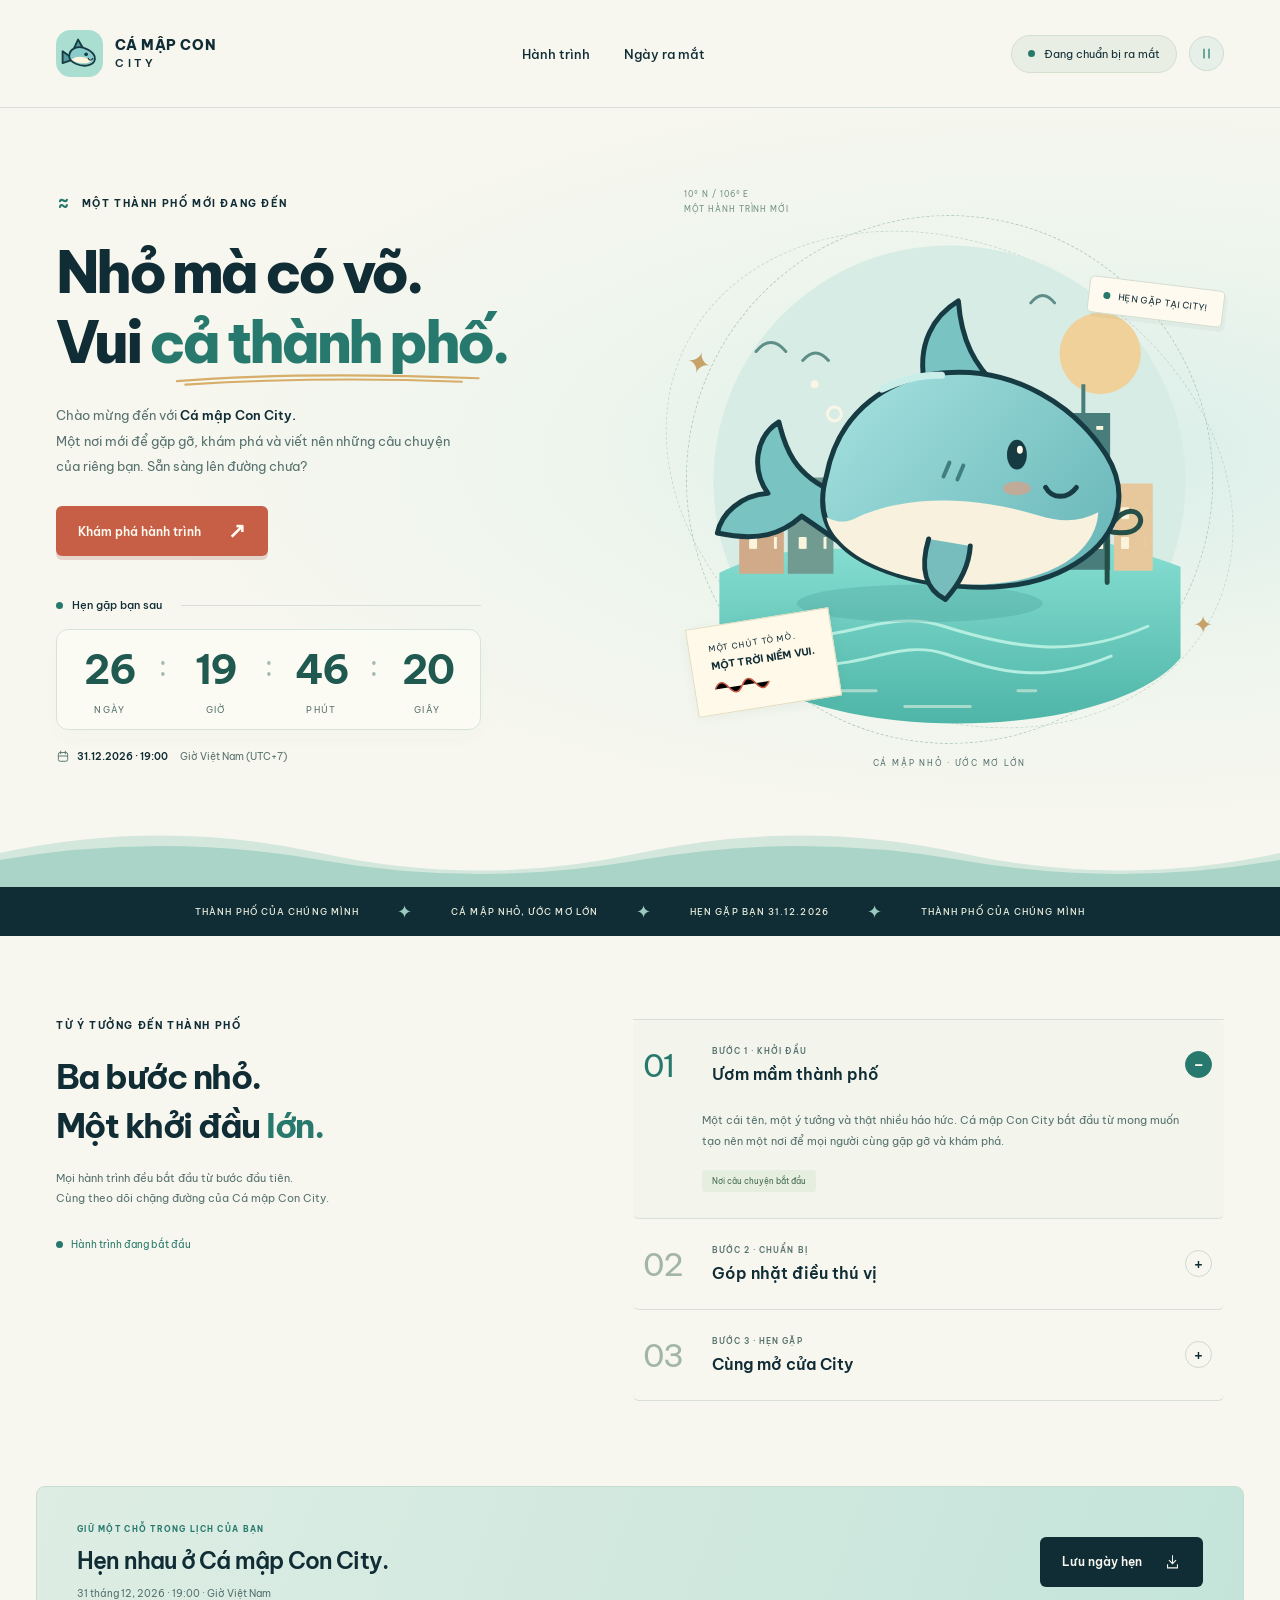
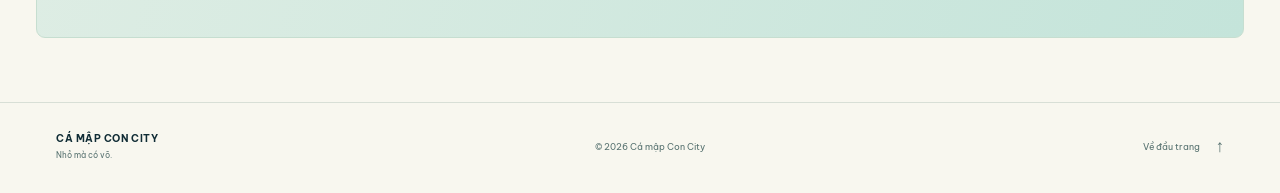
<file: index.html>
<!doctype html>
<html lang="vi">
  <head>
    <meta charset="UTF-8">
    <meta name="viewport" content="width=device-width, initial-scale=1">
    <meta name="theme-color" content="#102c35">
    <meta name="description" content="Cá mập Con City — một thành phố mới, một hành trình mới. Cùng đếm ngược đến 19:00 ngày 31/12/2026, giờ Việt Nam.">
    <title>Cá mập Con City — Hẹn gặp bạn ngày ra mắt</title>
    <link rel="icon" href="assets/shark.svg" type="image/svg+xml">
    <link rel="preconnect" href="https://fonts.googleapis.com">
    <link rel="preconnect" href="https://fonts.gstatic.com" crossorigin>
    <link href="https://fonts.googleapis.com/css2?family=Be+Vietnam+Pro:wght@400;500;600;700;800;900&display=swap" rel="stylesheet">
    <link rel="stylesheet" href="styles.css">
    <script src="app.js" defer></script>
  </head>
  <body>
    <header class="site-header">
      <a class="brand" href="#" aria-label="Cá mập Con City — trang chủ">
        <span class="brand-icon"><img src="assets/shark.svg" alt="" width="40" height="40"></span>
        <span>CÁ MẬP CON<span class="brand-city">CITY</span></span>
      </a>
      <nav aria-label="Điều hướng chính">
        <a href="#hanh-trinh">Hành trình</a>
        <a href="#dem-nguoc">Ngày ra mắt</a>
      </nav>
      <div class="header-actions">
        <span class="header-status"><span class="status-dot"></span> Đang chuẩn bị ra mắt</span>
        <button class="motion-toggle" id="motion-toggle" type="button" aria-pressed="false" title="Tạm dừng hiệu ứng" hidden>
          <svg class="pause-icon" viewBox="0 0 24 24" aria-hidden="true"><path d="M8 5v14M16 5v14"/></svg>
          <svg class="play-icon" viewBox="0 0 24 24" aria-hidden="true"><path d="m8 5 11 7-11 7Z"/></svg>
          <span class="sr-only" id="motion-label">Tạm dừng hiệu ứng</span>
        </button>
      </div>
    </header>

    <main>
      <section class="hero" aria-labelledby="hero-title">
        <div class="hero-content">
          <div class="eyebrow"><span class="tiny-wave">≈</span> MỘT THÀNH PHỐ MỚI ĐANG ĐẾN</div>
          <h1 id="hero-title">Nhỏ mà có võ.<br>Vui <span class="title-accent">cả thành phố.<svg viewBox="0 0 440 20" aria-hidden="true"><path d="M4 13 Q180 -1 435 9 M16 18 Q210 6 411 14"/></svg></span></h1>
          <p class="hero-description">Chào mừng đến với <strong>Cá mập Con City.</strong><br>Một nơi mới để gặp gỡ, khám phá và viết nên những câu chuyện của riêng bạn. Sẵn sàng lên đường chưa?</p>
          <a class="button button-primary" href="#hanh-trinh">Khám phá hành trình <span aria-hidden="true">↗</span></a>
          <div class="countdown-section" id="dem-nguoc">
            <div class="countdown-heading"><span class="status-dot"></span><h2 id="countdown-title">Hẹn gặp bạn sau</h2><span class="countdown-line"></span></div>
            <div class="countdown" role="timer" aria-label="Thời gian còn lại đến ngày ra mắt" aria-live="off">
              <div class="time-block"><span id="days">--</span><span class="time-label">NGÀY</span></div>
              <span class="time-divider" aria-hidden="true">:</span>
              <div class="time-block"><span id="hours">--</span><span class="time-label">GIỜ</span></div>
              <span class="time-divider" aria-hidden="true">:</span>
              <div class="time-block"><span id="minutes">--</span><span class="time-label">PHÚT</span></div>
              <span class="time-divider" aria-hidden="true">:</span>
              <div class="time-block"><span id="seconds">--</span><span class="time-label">GIÂY</span></div>
            </div>
            <p class="launch-date"><svg viewBox="0 0 24 24" aria-hidden="true"><rect x="4" y="6" width="16" height="15" rx="3"/><path d="M8 3v6m8-6v6M4 12h16"/></svg><time datetime="2026-12-31T19:00:00+07:00">31.12.2026 · 19:00</time><span>Giờ Việt Nam (UTC+7)</span></p>
            <noscript><p class="no-script">Bật JavaScript để xem đồng hồ đếm ngược trực tiếp. Ngày ra mắt: 31/12/2026 lúc 19:00, giờ Việt Nam.</p></noscript>
          </div>
        </div>

        <div class="hero-art" aria-label="Minh họa cá mập con và thành phố bên biển" role="img">
          <div class="sea-bubbles" aria-hidden="true"><span></span><span></span><span></span><span></span><span></span><span></span><span></span></div>
          <div class="orbit orbit-one"></div><div class="orbit orbit-two"></div>
          <span class="art-coordinate">10° N / 106° E<br>MỘT HÀNH TRÌNH MỚI</span>
          <span class="floating-star star-one">✦</span><span class="floating-star star-two">✦</span>
          <div class="art-label"><span class="status-dot"></span> HẸN GẶP TẠI CITY!</div>
          <svg class="city-art" viewBox="0 0 620 620" fill="none" aria-hidden="true">
            <defs>
              <linearGradient id="ocean" x1="310" y1="380" x2="310" y2="610" gradientUnits="userSpaceOnUse"><stop stop-color="#84ddd0"/><stop offset="1" stop-color="#3da99b"/></linearGradient>
              <linearGradient id="shark" x1="210" y1="190" x2="450" y2="410" gradientUnits="userSpaceOnUse"><stop stop-color="#a4e1df"/><stop offset="1" stop-color="#6ab7b9"/></linearGradient>
              <pattern id="windows" width="25" height="30" patternUnits="userSpaceOnUse"><rect x="8" y="8" width="8" height="12" rx="1" fill="#faf4dd"/></pattern>
            </defs>
            <circle cx="310" cy="312" r="238" fill="#d6ece5"/>
            <circle cx="462" cy="183" r="41" fill="#efd199"/>
            <path d="M78 404c84-41 154-15 221-26 97-16 128-23 244 20v92c-73 88-380 91-465-8z" fill="url(#ocean)"/>
            <path d="M107 458c83 32 128-22 197 0s132 33 206 0M135 486c72 31 114-19 171 0s99 30 167 2" stroke="#b4eee0" stroke-width="3" stroke-linecap="round"/>
            <path d="M362 284h56v117h-56z" fill="#deaa77"/><path d="M369 294h42v97h-42z" fill="url(#windows)"/>
            <path d="M418 243h54v158h-54z" fill="#487d7b"/><path d="M425 256h40v133h-40z" fill="url(#windows)"/><path d="M445 214v29" stroke="#487d7b" stroke-width="4"/>
            <path d="M476 314h39v88h-39z" fill="#e7c89c"/><path d="M483 323h25v67h-25z" fill="url(#windows)"/>
            <path d="M98 346h45v59H98z" fill="#d1ab89"/><path d="M105 353h31v43h-31z" fill="url(#windows)"/>
            <path d="M147 308h46v97h-46z" fill="#719a91"/><path d="M154 319h32v76h-32z" fill="url(#windows)"/>
            <path d="M469 414v-63m0 9c-23-30-43-7-31 5 13 7 31-5 31-5zm1 2c17-34 41-17 30-4-9 10-30 4-30 4z" stroke="#244f49" stroke-width="5" stroke-linecap="round"/>
            <ellipse cx="280" cy="435" rx="124" ry="19" fill="#286c69" opacity=".17"/>
            <g class="swimming-shark">
            <path d="M195 323c-42-17-51-46-57-71-24 15-28 48-11 72-27 2-47 20-51 40 42 9 65 1 85-17l45 31" fill="#79c3c3" stroke="#173b43" stroke-width="5" stroke-linejoin="round"/>
            <path d="M286 218c-11-46 10-74 33-88 3 41 17 65 39 86" fill="#79c3c3" stroke="#173b43" stroke-width="5" stroke-linejoin="round"/>
            <path d="M186 306c12-63 62-104 134-104 56 0 114 30 148 83 26 42 12 88-40 115-52 28-137 22-193-2-45-20-61-51-49-92z" fill="url(#shark)" stroke="#173b43" stroke-width="5"/>
            <path d="M213 350c54-26 124-23 186-4 26 8 43 6 61-3-1 23-17 43-41 55-54 28-137 20-183-1-29-13-47-32-50-49 10 5 18 6 27 2z" fill="#f8f1de"/>
            <path d="M289 370c-9 30-3 51 17 61 17-19 24-37 25-54" fill="#77bdbd" stroke="#173b43" stroke-width="5" stroke-linecap="round" stroke-linejoin="round"/>
            <ellipse cx="378" cy="285" rx="10" ry="15" fill="#173b43"/><ellipse cx="381" cy="280" rx="3" ry="4" fill="#fff8e9"/>
            <path d="M407 318c7 12 22 12 31 0" stroke="#173b43" stroke-width="5" stroke-linecap="round"/>
            <path d="M324 296l-6 14m-8-17-6 14" stroke="#427d82" stroke-width="4" stroke-linecap="round"/>
            <ellipse cx="378" cy="319" rx="14" ry="7" fill="#db9f86" opacity=".7"/>
            <path d="M242 219c21-10 43-15 60-14" stroke="#c9eeea" stroke-width="7" stroke-linecap="round"/>
            </g>
            <path d="M115 181c10-12 20-12 30 0m17 9c9-10 17-10 26 0M392 132c8-10 16-10 24 0" stroke="#5e8e87" stroke-width="3" stroke-linecap="round"/>
            <circle cx="194" cy="244" r="7" stroke="#faf5e5" stroke-width="3"/><circle cx="174" cy="214" r="4" fill="#faf5e5"/>
            <path d="M198 523h38m143 0h18m-132 16h66" stroke="#a9dbcd" stroke-width="3" stroke-linecap="round"/>
          </svg>
          <div class="postcard-stamp"><span>MỘT CHÚT TÒ MÒ.</span><strong>MỘT TRỜI NIỀM VUI.</strong><svg viewBox="0 0 70 18" aria-hidden="true"><path d="M1 9q8-14 17 0t17 0t17 0t17 0"/></svg></div>
          <span class="art-caption">CÁ MẬP NHỎ · ƯỚC MƠ LỚN</span>
        </div>
        <div class="sea-waves" aria-hidden="true">
          <svg class="wave-back" viewBox="0 0 2400 100" preserveAspectRatio="none"><path d="M0 50Q150 0 300 50T600 50T900 50T1200 50T1500 50T1800 50T2100 50T2400 50V100H0Z"/></svg>
          <svg class="wave-front" viewBox="0 0 2400 100" preserveAspectRatio="none"><path d="M0 60Q150 20 300 60T600 60T900 60T1200 60T1500 60T1800 60T2100 60T2400 60V100H0Z"/></svg>
        </div>
      </section>

      <div class="ticker" aria-hidden="true"><span>THÀNH PHỐ CỦA CHÚNG MÌNH</span><span>✦</span><span>CÁ MẬP NHỎ, ƯỚC MƠ LỚN</span><span>✦</span><span>HẸN GẶP BẠN 31.12.2026</span><span>✦</span><span>THÀNH PHỐ CỦA CHÚNG MÌNH</span></div>

      <section class="journey" id="hanh-trinh" aria-labelledby="journey-title">
        <div class="journey-intro" data-reveal>
          <span class="eyebrow">TỪ Ý TƯỞNG ĐẾN THÀNH PHỐ</span>
          <h2 id="journey-title">Ba bước nhỏ.<br>Một khởi đầu <em>lớn.</em></h2>
          <p>Mọi hành trình đều bắt đầu từ bước đầu tiên.<br>Cùng theo dõi chặng đường của Cá mập Con City.</p>
          <span class="journey-note"><span class="status-dot"></span> Hành trình đang bắt đầu</span>
        </div>
        <div class="steps">
          <article class="step is-open" data-reveal>
            <h3><button class="step-toggle" id="step-one" aria-expanded="true" aria-controls="detail-one"><span class="step-number">01</span><span class="step-heading"><span class="step-kicker">BƯỚC 1 · KHỞI ĐẦU</span><span>Ươm mầm thành phố</span></span><span class="step-symbol" aria-hidden="true">−</span></button></h3>
            <div class="step-detail" id="detail-one" role="region" aria-labelledby="step-one"><p>Một cái tên, một ý tưởng và thật nhiều háo hức. Cá mập Con City bắt đầu từ mong muốn tạo nên một nơi để mọi người cùng gặp gỡ và khám phá.</p><span class="step-tag">Nơi câu chuyện bắt đầu</span></div>
          </article>
          <article class="step" data-reveal>
            <h3><button class="step-toggle" id="step-two" aria-expanded="false" aria-controls="detail-two"><span class="step-number">02</span><span class="step-heading"><span class="step-kicker">BƯỚC 2 · CHUẨN BỊ</span><span>Góp nhặt điều thú vị</span></span><span class="step-symbol" aria-hidden="true">+</span></button></h3>
            <div class="step-detail" id="detail-two" role="region" aria-labelledby="step-two" hidden><p>Từng góc nhỏ của thành phố được chuẩn bị cho ngày gặp bạn. Đây là chặng đường hoàn thiện ý tưởng, chăm chút trải nghiệm và sẵn sàng cho một khởi đầu mới.</p><span class="step-tag">Chăm chút từng chi tiết</span></div>
          </article>
          <article class="step" data-reveal>
            <h3><button class="step-toggle" id="step-three" aria-expanded="false" aria-controls="detail-three"><span class="step-number">03</span><span class="step-heading"><span class="step-kicker">BƯỚC 3 · HẸN GẶP</span><span>Cùng mở cửa City</span></span><span class="step-symbol" aria-hidden="true">+</span></button></h3>
            <div class="step-detail" id="detail-three" role="region" aria-labelledby="step-three" hidden><p>Hẹn bạn lúc 19:00 ngày 31/12/2026, giờ Việt Nam. Quay lại trang này để cùng chào đón cột mốc ra mắt của Cá mập Con City và bắt đầu câu chuyện của chúng mình.</p><span class="step-tag">31.12.2026 · 19:00 · UTC+7</span></div>
          </article>
        </div>
      </section>

      <section class="invitation" aria-labelledby="invitation-title" data-reveal>
        <div><span class="eyebrow">GIỮ MỘT CHỖ TRONG LỊCH CỦA BẠN</span><h2 id="invitation-title">Hẹn nhau ở Cá mập Con City.</h2><p>31 tháng 12, 2026 · 19:00 · Giờ Việt Nam</p></div>
        <button class="button button-dark" id="calendar-button" type="button">Lưu ngày hẹn <svg viewBox="0 0 24 24" aria-hidden="true"><path d="M12 3v12m-5-5 5 5 5-5M5 16v5h14v-5"/></svg></button>
        <p class="calendar-feedback" id="calendar-feedback" role="status"></p>
      </section>
    </main>

    <footer><a class="footer-brand" href="#">CÁ MẬP CON CITY<span>Nhỏ mà có võ.</span></a><p>© 2026 Cá mập Con City</p><a href="#" class="back-top">Về đầu trang <span aria-hidden="true">↑</span></a></footer>
  </body>
</html>
</file>
<file: styles.css>
:root{--ink:#102c35;--muted:#56716f;--paper:#f8f7ef;--mint:#dfeee6;--teal:#28796d;--coral:#c75f47;--line:#d8dfd6;--font:'Be Vietnam Pro',Verdana,sans-serif}
*{box-sizing:border-box}html{scroll-behavior:smooth;scroll-padding-top:32px}body{margin:0;background:var(--paper);color:var(--ink);font-family:var(--font);-webkit-font-smoothing:antialiased}a{color:inherit;text-decoration:none}button{font:inherit}button,a{-webkit-tap-highlight-color:transparent}button:focus-visible,a:focus-visible{outline:3px solid var(--coral);outline-offset:6px}button{cursor:pointer}svg{display:block}::selection{background:#b9dacb} .site-header{max-width:1320px;margin:auto;min-height:108px;padding:24px 56px;display:flex;align-items:center;justify-content:space-between;gap:25px;border-bottom:1px solid var(--line)}.brand{display:flex;align-items:center;gap:12px;font-size:14px;font-weight:800;letter-spacing:.045em;line-height:1.45}.brand-icon{display:flex}.brand-icon img{width:47px;height:47px}.brand-city{display:block;font-size:11px;letter-spacing:.32em;font-weight:600}.site-header nav{display:flex;gap:34px;font-size:13px;font-weight:500}.site-header nav a{transition:color .2s}.site-header nav a:hover{color:var(--coral)}.header-status{display:flex;align-items:center;gap:9px;font-size:11px;background:#e8eee3;border:1px solid #d5dfce;border-radius:30px;padding:11px 16px}.status-dot{width:7px;height:7px;display:inline-block;flex-shrink:0;background:var(--teal);border-radius:50%}.hero{max-width:1320px;margin:auto;padding:64px 56px 62px;display:grid;grid-template-columns:1.08fr 1fr;gap:26px;align-items:center;overflow:hidden}.eyebrow{font-size:10px;font-weight:700;letter-spacing:.16em;display:flex;gap:9px;align-items:center}.tiny-wave{font-size:25px;line-height:15px;color:var(--teal)}h1{font-size:clamp(38px,4.5vw,60px);font-weight:800;line-height:1.22;letter-spacing:-.065em;margin:26px 0 26px}.title-accent{display:inline-block;color:var(--teal);position:relative;white-space:nowrap}.title-accent svg{width:100%;height:14px;position:absolute;bottom:-9px;stroke:#d6ad69;stroke-width:3;stroke-linecap:round;fill:none}.hero-description{color:var(--muted);font-size:13px;line-height:1.95;max-width:420px;margin:0 0 27px}.hero-description strong{color:var(--ink);font-weight:600}.button{display:inline-flex;align-items:center;justify-content:center;gap:27px;min-height:50px;padding:15px 22px;border:0;border-radius:6px;font-size:12px;font-weight:600;transition:transform .2s,background .2s}.button:hover{transform:translateY(-3px)}.button:active{transform:translateY(0)}.button-primary{background:var(--coral);color:#fff9ef;box-shadow:0 4px 0 #a34a3833}.button-primary:hover{background:#ae4d38}.button-primary span{font-size:21px;line-height:18px}.countdown-section{margin-top:42px;max-width:425px}.countdown-heading{display:flex;align-items:center;gap:9px}.countdown-heading h2{font-size:11px;font-weight:500;margin:0}.countdown-line{height:1px;background:var(--line);flex:1;margin-left:10px}.countdown{display:grid;grid-template-columns:1fr 10px 1fr 10px 1fr 10px 1fr;align-items:start;margin-top:17px}.time-block{display:flex;flex-direction:column;gap:8px;text-align:center}.time-block>span:first-child{font-size:40px;font-weight:700;line-height:1.3;letter-spacing:-.05em;font-variant-numeric:tabular-nums}.time-label{color:var(--muted);font-size:9px;letter-spacing:.14em}.time-divider{font-size:27px;font-weight:400;color:#a5b9ae;line-height:1.7;text-align:center}.launch-date{display:flex;flex-wrap:wrap;align-items:center;gap:7px;margin:19px 0 0;font-size:10px;color:var(--muted)}.launch-date svg{width:14px;height:14px;stroke:currentColor;stroke-width:1.6;fill:none}.launch-date time{font-weight:600;color:var(--ink)}.launch-date>span{margin-left:5px}.no-script{font-size:12px;line-height:1.8}.hero-art{position:relative;min-width:0;isolation:isolate;aspect-ratio:1/1.08;display:flex;align-items:center}.city-art{width:112%;max-width:none;flex-shrink:0;margin-left:-6%;position:relative;z-index:1;animation:float-in 1s ease-out both}.orbit{position:absolute;border:1px dashed #b5cdc0;border-radius:50%;width:96%;height:86%;top:7%;left:2%;transform:rotate(-18deg)}.orbit-two{width:108%;height:76%;top:12%;left:-4%;transform:rotate(28deg);opacity:.65}.art-coordinate{position:absolute;left:9px;top:15px;font-size:8px;letter-spacing:.12em;line-height:1.9;color:#739087}.floating-star{position:absolute;font-size:30px;color:#c7a268;z-index:2}.star-one{top:28%;left:2%;transform:rotate(15deg)}.star-two{right:2%;bottom:24%;font-size:24px}.art-label{position:absolute;z-index:2;right:0;top:18%;background:#fefaf0;border:1px solid #d4ddd0;border-radius:5px;padding:12px 14px;display:flex;align-items:center;gap:8px;font-size:9px;letter-spacing:.05em;transform:rotate(7deg);box-shadow:3px 4px 0 #102c3508}.postcard-stamp{position:absolute;z-index:2;left:3%;bottom:13%;padding:17px 19px;background:#fff9e9;transform:rotate(-9deg);box-shadow:0 3px 12px #2547380d;border:1px solid #e3dcc4;display:flex;flex-direction:column;gap:6px}.postcard-stamp span{font-size:8px;letter-spacing:.12em}.postcard-stamp strong{font-size:10px;letter-spacing:.03em}.postcard-stamp svg{width:56px;height:15px;stroke:var(--coral);stroke-width:2;margin-top:3px}.art-caption{position:absolute;bottom:3%;left:0;right:0;text-align:center;font-size:8px;letter-spacing:.22em;color:var(--muted)}.ticker{background:var(--ink);color:#e6ebdb;display:flex;align-items:center;justify-content:center;gap:38px;height:49px;overflow:hidden;white-space:nowrap;font-size:9px;letter-spacing:.12em;font-weight:500}.ticker span:nth-child(even){color:#9acabd;font-size:18px}.ticker span{flex-shrink:0}.journey{max-width:1320px;margin:auto;padding:83px 56px 85px;display:grid;grid-template-columns:1fr 1.18fr;gap:76px}.journey-intro h2{font-size:34px;line-height:1.45;letter-spacing:-.045em;margin:20px 0 17px;font-weight:700}.journey-intro h2 em{font-style:normal;color:var(--teal)}.journey-intro p{font-size:11px;line-height:1.9;color:var(--muted)}.journey-note{display:inline-flex;align-items:center;gap:8px;font-size:10px;margin-top:18px;color:var(--teal)}.steps{border-top:1px solid var(--line)}.step{border-bottom:1px solid var(--line);transition:background .2s}.step h3{margin:0}.step-toggle{background:none;color:var(--ink);border:0;padding:25px 12px 25px 0;display:flex;width:100%;align-items:center;gap:22px;text-align:left}.step-number{font-size:32px;letter-spacing:-.06em;color:#a2b5a7;font-weight:400;min-width:47px}.step-heading{display:flex;flex-direction:column;gap:8px;font-size:16px;font-weight:600}.step-kicker{font-size:8px;color:var(--muted);font-weight:600;letter-spacing:.13em}.step-symbol{margin-left:auto;border:1px solid #cdd9cb;display:flex;align-items:center;justify-content:center;width:27px;height:27px;border-radius:50%;font-size:18px;font-weight:400;flex-shrink:0}.is-open .step-number{color:var(--teal)}.is-open .step-symbol{background:var(--teal);color:var(--paper);border-color:var(--teal)}.step-toggle:hover .step-heading{color:var(--teal)}.step-detail{padding:0 43px 26px 69px}.step-detail p{font-size:11px;color:var(--muted);line-height:1.95;margin:0 0 15px}.step-tag{font-size:8px;padding:6px 10px;border-radius:3px;background:#e6eee0;color:#41674f;display:inline-block}.invitation{position:relative;max-width:1208px;margin:0 auto 64px;padding:37px 40px;display:flex;align-items:center;justify-content:space-between;gap:30px;border-radius:9px;background:var(--mint);overflow:hidden}.invitation .eyebrow{font-size:8px;color:var(--teal)}.invitation h2{font-size:23px;letter-spacing:-.035em;font-weight:600;margin:12px 0}.invitation p:not(.calendar-feedback){color:var(--muted);font-size:10px;margin:0}.button-dark{color:var(--paper);background:var(--ink);flex-shrink:0;gap:22px}.button-dark:hover{background:#23514f}.button-dark svg{height:17px;width:17px;stroke:currentColor;stroke-width:1.5;fill:none}.calendar-feedback{position:absolute;bottom:8px;right:40px;max-width:400px;margin:0;font-size:9px;color:var(--teal)}footer{max-width:1320px;margin:auto;border-top:1px solid var(--line);display:flex;justify-content:space-between;align-items:center;gap:24px;padding:29px 56px 32px;color:var(--muted);font-size:9px}.footer-brand{font-size:10px;font-weight:700;color:var(--ink);letter-spacing:.055em}.footer-brand span{display:block;font-size:8px;font-weight:400;color:var(--muted);margin-top:5px;letter-spacing:0}.back-top{display:flex;align-items:center;gap:16px}.back-top span{font-size:17px}@keyframes float-in{from{opacity:0;transform:translateY(15px)}to{opacity:1;transform:translateY(0)}}
@media(min-width:1440px){.hero{padding-top:76px;padding-bottom:76px}.hero-art{max-height:590px}.hero-content{padding-bottom:10px}}
@media(max-width:1000px){.site-header{padding:22px 30px}.hero{padding:48px 30px;gap:15px}h1{font-size:44px}.hero-description{font-size:12px}.hero-art{aspect-ratio:1/1.3}.art-label{font-size:7px;padding:10px}.art-coordinate{font-size:7px}.postcard-stamp{padding:12px;bottom:17%;left:0}.postcard-stamp strong{font-size:8px}.journey{padding:64px 30px;gap:40px}.invitation{margin:0 30px 48px;padding:30px}.invitation h2{font-size:21px}footer{padding:25px 30px}.header-status{font-size:9px}.site-header nav{gap:22px;font-size:11px}}
@media(max-width:720px){.site-header{min-height:84px;padding:17px 22px}.brand{font-size:11px;gap:9px}.brand-city{font-size:9px}.brand-icon img{height:39px;width:39px}.header-status{font-size:8px;padding:8px 10px;gap:6px}.site-header nav{display:none}.hero{grid-template-columns:1fr;padding:40px 24px 27px;gap:0}.hero-content{max-width:500px}.eyebrow{font-size:8px}h1{font-size:clamp(36px,7.8vw,52px);margin:22px 0 27px}.hero-description{font-size:12px;max-width:400px}.button{font-size:11px;min-height:47px;padding:14px 18px}.countdown-section{margin-top:33px;max-width:385px}.time-block>span:first-child{font-size:37px}.launch-date{font-size:9px}.hero-art{max-width:450px;width:100%;justify-self:center;aspect-ratio:1/1;margin-top:25px}.art-coordinate{left:10px;top:8px}.art-label{right:3%;top:15%}.postcard-stamp{left:3%;bottom:12%;padding:14px}.postcard-stamp strong{font-size:9px}.art-caption{bottom:1%}.ticker{height:43px;gap:26px;font-size:8px}.journey{padding:48px 24px;grid-template-columns:1fr;gap:29px}.journey-intro h2{font-size:30px;margin-top:15px}.journey-intro p{font-size:11px}.journey-note{margin-top:12px}.step-toggle{padding:23px 4px 23px 0;gap:17px}.step-heading{font-size:15px}.step-number{font-size:29px;min-width:39px}.step-detail{padding-left:56px;padding-right:22px}.invitation{margin:0 24px 38px;padding:29px 24px 39px;align-items:flex-start;flex-direction:column;gap:20px}.invitation h2{font-size:22px;line-height:1.5;max-width:300px}.invitation .eyebrow{font-size:7px}.calendar-feedback{left:24px;right:24px;bottom:12px;font-size:8px}footer{padding:23px 24px;flex-wrap:wrap;gap:19px}footer p{font-size:8px}.back-top{font-size:8px}}
@media(prefers-reduced-motion:reduce){html{scroll-behavior:auto}*,*::before,*::after{animation:none!important;transition:none!important}}

.sr-only {
  position: absolute;
  width: 1px;
  height: 1px;
  padding: 0;
  margin: -1px;
  overflow: hidden;
  clip-path: inset(50%);
  white-space: nowrap;
  border: 0;
}

.header-actions { display: flex; align-items: center; gap: 12px; }
.motion-toggle {
  display: grid;
  place-items: center;
  width: 35px;
  height: 35px;
  padding: 8px;
  color: var(--teal);
  background: #e7f0e8;
  border: 1px solid #ceddd2;
  border-radius: 50%;
  transition: background .2s, transform .2s;
}
.motion-toggle[hidden] { display: none; }
.motion-toggle:hover { background: #cce5db; transform: translateY(-2px); }
.motion-toggle:disabled { cursor: default; opacity: .6; transform: none; }
.motion-toggle svg { width: 15px; height: 15px; fill: none; stroke: currentColor; stroke-width: 2; stroke-linecap: round; stroke-linejoin: round; }
.motion-toggle .play-icon { display: none; }
.effects-paused .motion-toggle .pause-icon, .reduced-motion .motion-toggle .pause-icon { display: none; }
.effects-paused .motion-toggle .play-icon, .reduced-motion .motion-toggle .play-icon { display: block; }

.hero {
  position: relative;
  isolation: isolate;
  padding-bottom: 100px;
  background: radial-gradient(ellipse at 84% 44%, #d9eee9 0, #edf5ed 32%, transparent 63%);
}
.hero-content, .hero-art { z-index: 1; }
.hero-content { position: relative; }
.hero-content > .eyebrow, .hero-content > h1, .hero-description, .hero-content > .button, .countdown-section {
  animation: coast-reveal .8s both;
}
.hero-content > h1 { animation-delay: .1s; }
.hero-description { animation-delay: .2s; }
.hero-content > .button { animation-delay: .3s; }
.countdown-section { animation-delay: .4s; }
.countdown {
  padding: 14px 5px;
  background: #fffff780;
  border: 1px solid #d4e4d9;
  border-radius: 12px;
  box-shadow: 0 8px 20px #325c4905;
}
.time-block > span:first-child { color: #20594f; }
.sea-waves { position: absolute; inset: auto 0 -1px; height: 70px; overflow: hidden; pointer-events: none; z-index: 0; }
.sea-waves svg { position: absolute; bottom: 0; width: 200%; height: 100%; }
.wave-back { fill: #afd8ca; opacity: .5; animation: tide-drift 18s linear infinite; }
.wave-front { fill: #7abeb1; opacity: .45; animation: tide-drift 12s linear infinite; }
.swimming-shark { transform-box: fill-box; transform-origin: center; animation: shark-swim 5s ease-in-out infinite; }
.floating-star { animation: sea-sparkle 4s ease-in-out infinite; }
.star-two { animation-delay: -2s; }
.art-label { animation: postcard-float 6s ease-in-out infinite; }
.sea-bubbles { position: absolute; inset: 0; z-index: 2; pointer-events: none; overflow: hidden; border-radius: 45%; }
.sea-bubbles span {
  position: absolute;
  bottom: 10%;
  left: 15%;
  width: 13px;
  height: 13px;
  border: 1px solid #72b5aa;
  border-radius: 50%;
  background: #eafaf54d;
  opacity: 0;
  animation: bubble-rise 9s ease-in-out infinite;
}
.sea-bubbles span:nth-child(2) { left: 27%; width: 7px; height: 7px; animation-delay: -4s; animation-duration: 8s; }
.sea-bubbles span:nth-child(3) { left: 72%; width: 19px; height: 19px; animation-delay: -2s; animation-duration: 11s; }
.sea-bubbles span:nth-child(4) { left: 85%; width: 9px; height: 9px; animation-delay: -6s; }
.sea-bubbles span:nth-child(5) { left: 49%; width: 6px; height: 6px; animation-delay: -7s; animation-duration: 10s; }
.sea-bubbles span:nth-child(6) { left: 8%; width: 17px; height: 17px; animation-delay: -3s; animation-duration: 12s; }
.sea-bubbles span:nth-child(7) { left: 63%; width: 10px; height: 10px; animation-delay: -5s; }
.button { position: relative; overflow: hidden; }
.button::after { content: ''; position: absolute; inset: 0; background: linear-gradient(110deg, transparent 20%, #ffffff24 50%, transparent 80%); transform: translateX(-110%); pointer-events: none; }
.button:hover::after { animation: button-sheen .65s ease-out; }
.button-primary > span { transition: transform .2s; }
.button-primary:hover > span { transform: translate(2px, -2px); }
.step { border-radius: 6px; }
.step.is-open { background: #e8f2e75e; }
.step-toggle { padding-left: 10px; }
.step-detail:not([hidden]) { animation: coast-reveal .35s ease-out; }
.step-symbol { transition: transform .25s, background .25s; }
.step-toggle:hover .step-symbol { transform: rotate(90deg); }
.reveal-ready { opacity: 0; transform: translateY(22px); transition: opacity .7s ease, transform .7s ease; }
.reveal-ready.is-visible, .reveal-ready:focus-within { opacity: 1; transform: none; }
.steps .step:nth-child(2) { transition-delay: .08s; }
.steps .step:nth-child(3) { transition-delay: .16s; }
.invitation { background: linear-gradient(110deg, #deede4, #c4e4da); border: 1px solid #c6ded0; }

@keyframes coast-reveal { from { opacity: 0; transform: translateY(16px); } to { opacity: 1; transform: translateY(0); } }
@keyframes tide-drift { from { transform: translateX(0); } to { transform: translateX(-50%); } }
@keyframes shark-swim { 0%, 100% { transform: translate(0, 0) rotate(-1deg); } 50% { transform: translate(7px, -10px) rotate(1deg); } }
@keyframes sea-sparkle { 0%, 100% { opacity: .55; transform: scale(.85) rotate(10deg); } 50% { opacity: 1; transform: scale(1.1) rotate(-8deg); } }
@keyframes postcard-float { 0%, 100% { transform: translateY(0) rotate(7deg); } 50% { transform: translateY(-7px) rotate(5deg); } }
@keyframes bubble-rise { 0% { opacity: 0; transform: translate(0, 0) scale(.65); } 15% { opacity: .55; } 80% { opacity: .4; } 100% { opacity: 0; transform: translate(18px, -320px) scale(1.15); } }
@keyframes button-sheen { to { transform: translateX(110%); } }

.effects-paused *, .effects-paused *::before, .effects-paused *::after,
.page-hidden *, .page-hidden *::before, .page-hidden *::after { animation-play-state: paused !important; }
.effects-paused .hero-content > *, .effects-paused .city-art, .effects-paused .step-detail { animation: none; }
.effects-paused .reveal-ready, .reduced-motion .reveal-ready { opacity: 1; transform: none; transition: none; }
.effects-paused { scroll-behavior: auto; }
.effects-paused .button, .effects-paused .button-primary > span, .effects-paused .step-symbol, .effects-paused .motion-toggle { transition: none; }
.effects-paused .button:hover, .effects-paused .button-primary:hover > span, .effects-paused .step-toggle:hover .step-symbol, .effects-paused .motion-toggle:hover { transform: none; }
@media (max-width: 1000px) { .hero { padding-bottom: 90px; } .header-actions { gap: 8px; } }
@media (max-width: 720px) { .hero { padding-bottom: 72px; } .sea-waves { height: 47px; } .motion-toggle { width: 32px; height: 32px; } .sea-bubbles span:nth-child(n+6) { display: none; } }
@media (max-width: 360px) { .header-status { font-size: 7px; padding: 8px; } .site-header { gap: 8px; padding-inline: 16px; } }
@media (prefers-reduced-motion: reduce) {
  *, *::before, *::after { animation: none !important; transition: none !important; }
  .reveal-ready { opacity: 1; transform: none; }
  .sea-bubbles { display: none; }
  .button:hover, .button-primary:hover > span, .step-toggle:hover .step-symbol, .motion-toggle:hover { transform: none; }
}
</file>
